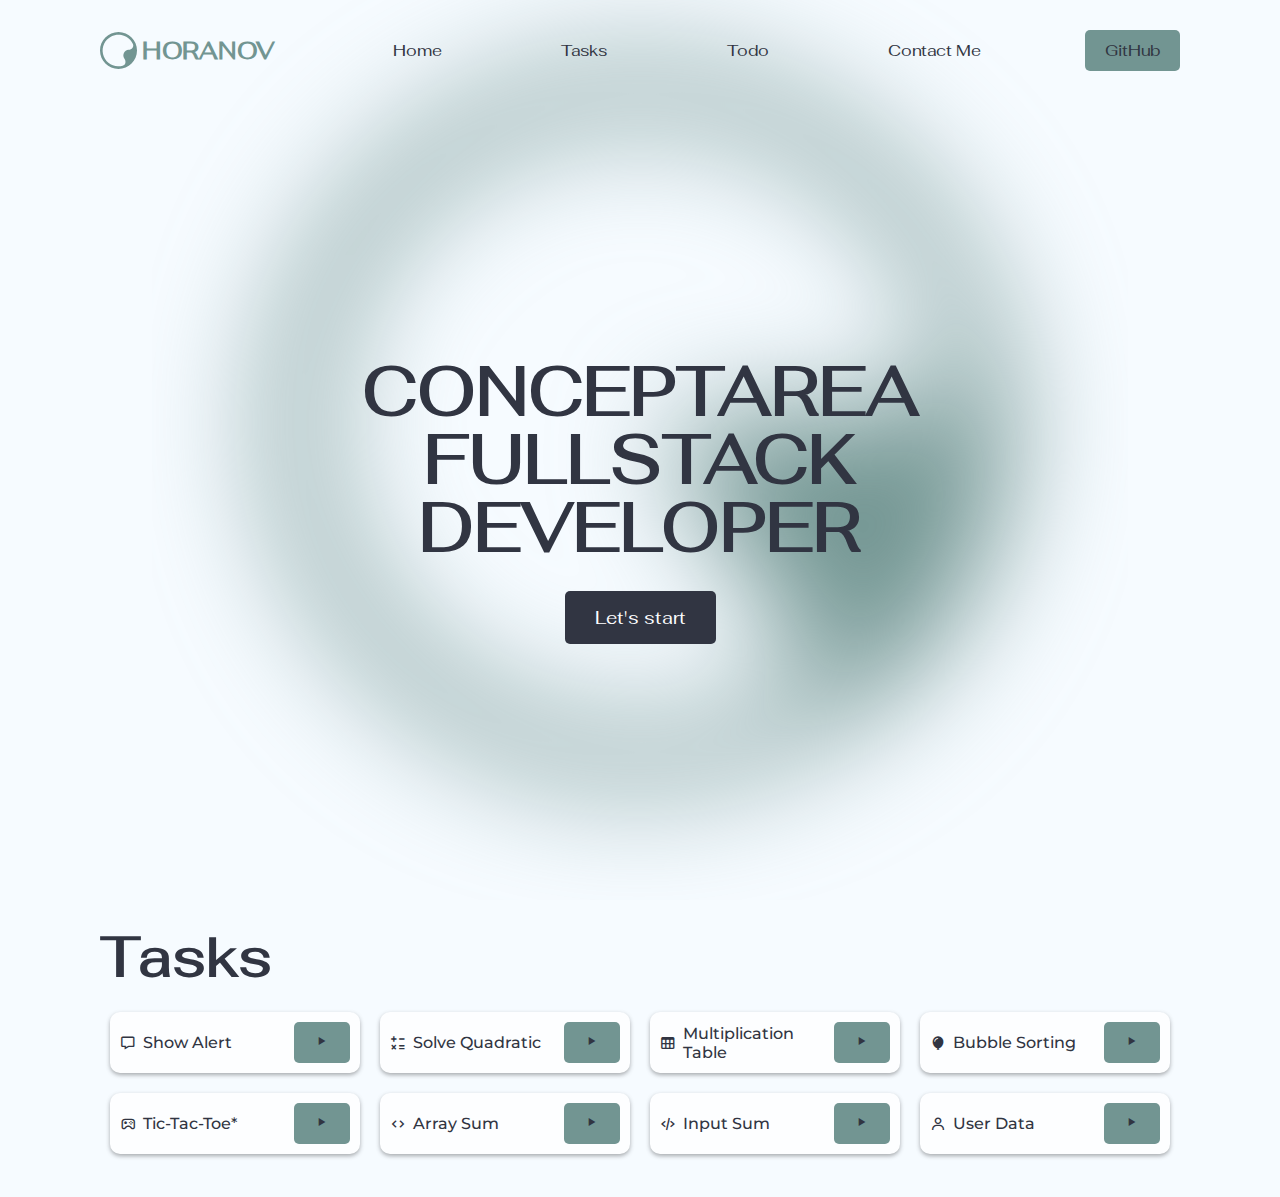
<file: index.html>
<!DOCTYPE html>
<html lang="en">
  <head>
    <meta charset="UTF-8" />
    <meta name="viewport" content="width=device-width, initial-scale=1.0" />
    <title>HORANOV</title>
    <link rel="stylesheet" href="./src/css/main.css" />
    <link
      href="https://unpkg.com/boxicons@2.1.4/css/boxicons.min.css"
      rel="stylesheet"
    />
    <link rel="icon" href="./src/img/favicon.svg" />
  </head>
  <body>
    <header id="header">
      <div class="logo-container">
        <img src="./src/img/logo.svg" alt="Logo" />
        <h1>HORANOV</h1>
      </div>
      <ul class="menu-container">
        <li><a href="#header">Home</a></li>
        <li><a href="#tasks">Tasks</a></li>
        <li><a href="#todo">Todo</a></li>
        <li><a href="#contact">Contact Me</a></li>
      </ul>
      <a class="button" href=""><i class="bx bxl-github"></i><p>GitHub</p></a>
    </header>

    <div id="hero">
      <div class="hero-text">
        <p>CONCEPTAREA<br>FULLSTACK<br>DEVELOPER</p>
        <a class="button" href="#tasks">Let's start</a>
      </div>
    </div>

    <div id="tasks">
      <h2>Tasks</h2>
      <div class="card-container">
        <div class="card">
          <div class="card-text">
            <i class="bx bx-message"></i>          
            <h3>Show Alert</h3>
          </div>
          <button class="button" onclick="message()">
            <i class="bx bx-play"></i>
          </button>
        </div>
        
        <div class="card">
          <div class="card-text">
            <i class="bx bx-math"></i>          
            <h3>Solve Quadratic</h3>
          </div>
          <a class="button" href="./src/pages/quadratic.html">
            <i class="bx bx-play"></i>
          </a>
        </div>

        <div class="card">
          <div class="card-text">
            <i class="bx bx-table"></i>          
            <h3>Multiplication Table</h3>
          </div>
          <a class="button" href="./src/pages/multiplication_table.html">
            <i class="bx bx-play"></i>
          </a>
        </div>

        <div class="card">
          <div class="card-text">
            <i class="bx bxs-balloon"></i>          
            <h3>Bubble Sorting</h3>
          </div>
          <a class="button" href="./src/pages/bubble_sort.html">
            <i class="bx bx-play"></i>
          </a>
        </div>

        <div class="card">
          <div class="card-text">
            <i class="bx bx-joystick"></i>          
            <h3>Tic-Tac-Toe*</h3>
          </div>
          <a class="button" href="./src/pages/404.html">
            <i class="bx bx-play"></i>
          </a>
        </div>

        <div class="card">
          <div class="card-text">
            <i class="bx bx-code"></i>          
            <h3>Array Sum</h3>
          </div>
          <a class="button" href="./src/pages/array_sum.html">
            <i class="bx bx-play"></i>
          </a>
        </div>

        <div class="card">
          <div class="card-text">
            <i class="bx bx-code-alt"></i>          
            <h3>Input Sum</h3>
          </div>
          <a class="button" href="./src/pages/inputs_sum.html">
            <i class="bx bx-play"></i>
          </a>
        </div>
        
        <div class="card">
          <div class="card-text">
            <i class="bx bx-user"></i>          
            <h3>User Data</h3>
          </div>
          <a class="button" href="./src/pages/user_data.html">
            <i class="bx bx-play"></i>
          </a>
        </div>
      </div>
    </div>

    <script src="./src/js/features.js"></script>
    <script src="./src/js/functions.js"></script>
  </body>
</html>
</file>
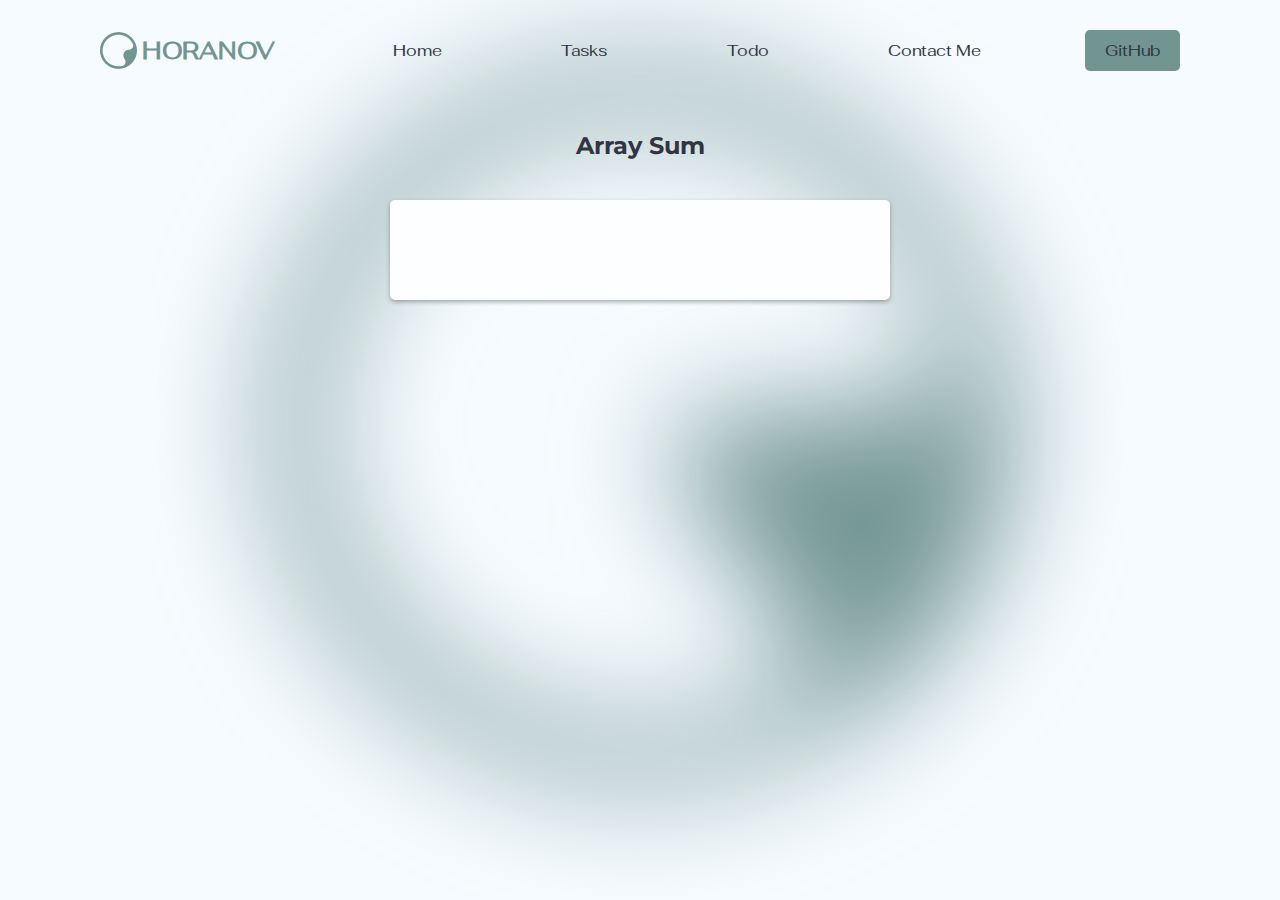
<file: src/pages/array_sum.html>
<!DOCTYPE html>
<html lang="en">
  <head>
    <meta charset="UTF-8" />
    <meta name="viewport" content="width=device-width, initial-scale=1.0" />
    <title>HORANOV</title>
    <link rel="stylesheet" href="../css/main.css" />
    <link
      href="https://unpkg.com/boxicons@2.1.4/css/boxicons.min.css"
      rel="stylesheet"
    />
    <link rel="icon" href="../img/favicon.svg" />
  </head>
  <body>
    <header id="header">
      <div class="logo-container">
        <img src="../img/logo.svg" alt="Logo" />
        <h1>HORANOV</h1>
      </div>
      <ul class="menu-container">
        <li><a href="../../index.html">Home</a></li>
        <li><a href="../../index.html#tasks">Tasks</a></li>
        <li><a href="../../index.html#todo">Todo</a></li>
        <li><a href="../../index.html#contact">Contact Me</a></li>
      </ul>
      <a class="button" href=""><i class="bx bxl-github"></i>GitHub</a>
    </header>

    <div class="container">
      <h2>Array Sum</h2>
      <div id="result"></div>
    </div>

    <script src="../js/features.js"></script>
    <script src="../js/functions.js"></script>
  </body>
</html>
</file>
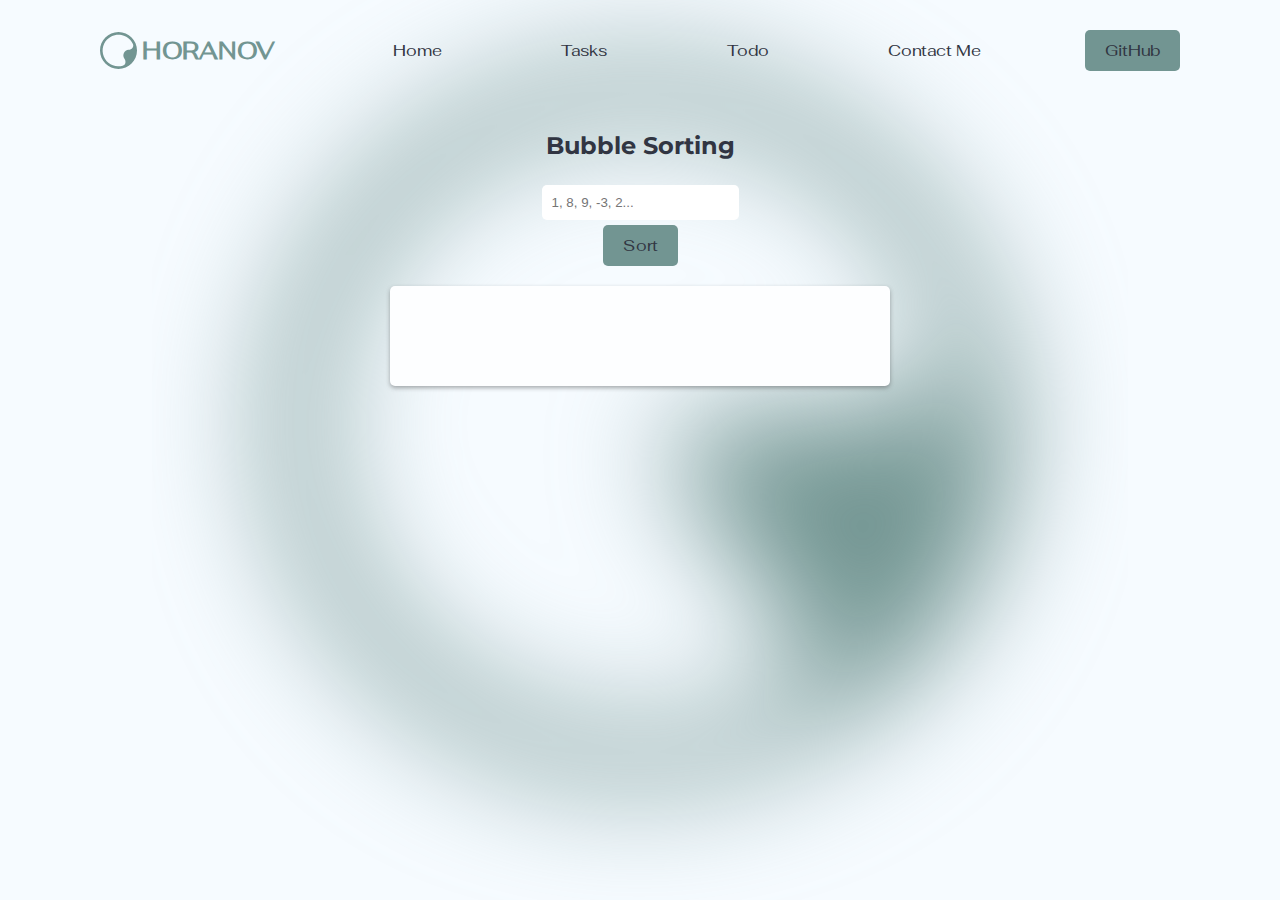
<file: src/pages/bubble_sort.html>
<!DOCTYPE html>
<html lang="en">
  <head>
    <meta charset="UTF-8" />
    <meta name="viewport" content="width=device-width, initial-scale=1.0" />
    <title>HORANOV</title>
    <link rel="stylesheet" href="../css/main.css" />
    <link
      href="https://unpkg.com/boxicons@2.1.4/css/boxicons.min.css"
      rel="stylesheet"
    />
    <link rel="icon" href="../img/favicon.svg" />
  </head>
  <body>
    <header id="header">
      <div class="logo-container">
        <img src="../img/logo.svg" alt="Logo" />
        <h1>HORANOV</h1>
      </div>
      <ul class="menu-container">
        <li><a href="../../index.html">Home</a></li>
        <li><a href="../../index.html#tasks">Tasks</a></li>
        <li><a href="../../index.html#todo">Todo</a></li>
        <li><a href="../../index.html#contact">Contact Me</a></li>
      </ul>
      <a class="button" href=""><i class="bx bxl-github"></i><p>GitHub</p></a>
    </header>

    <div class="container">
      <h2>Bubble Sorting</h2>
      <input type="text" id="bubbleInput" placeholder="1, 8, 9, -3, 2...">
      <button class="button" onclick="bubble()">Sort</button>
      <div id="result"></div>
    </div>

    <script src="../js/features.js"></script>
    <script src="../js/functions.js"></script>
  </body>
</html>
</file>
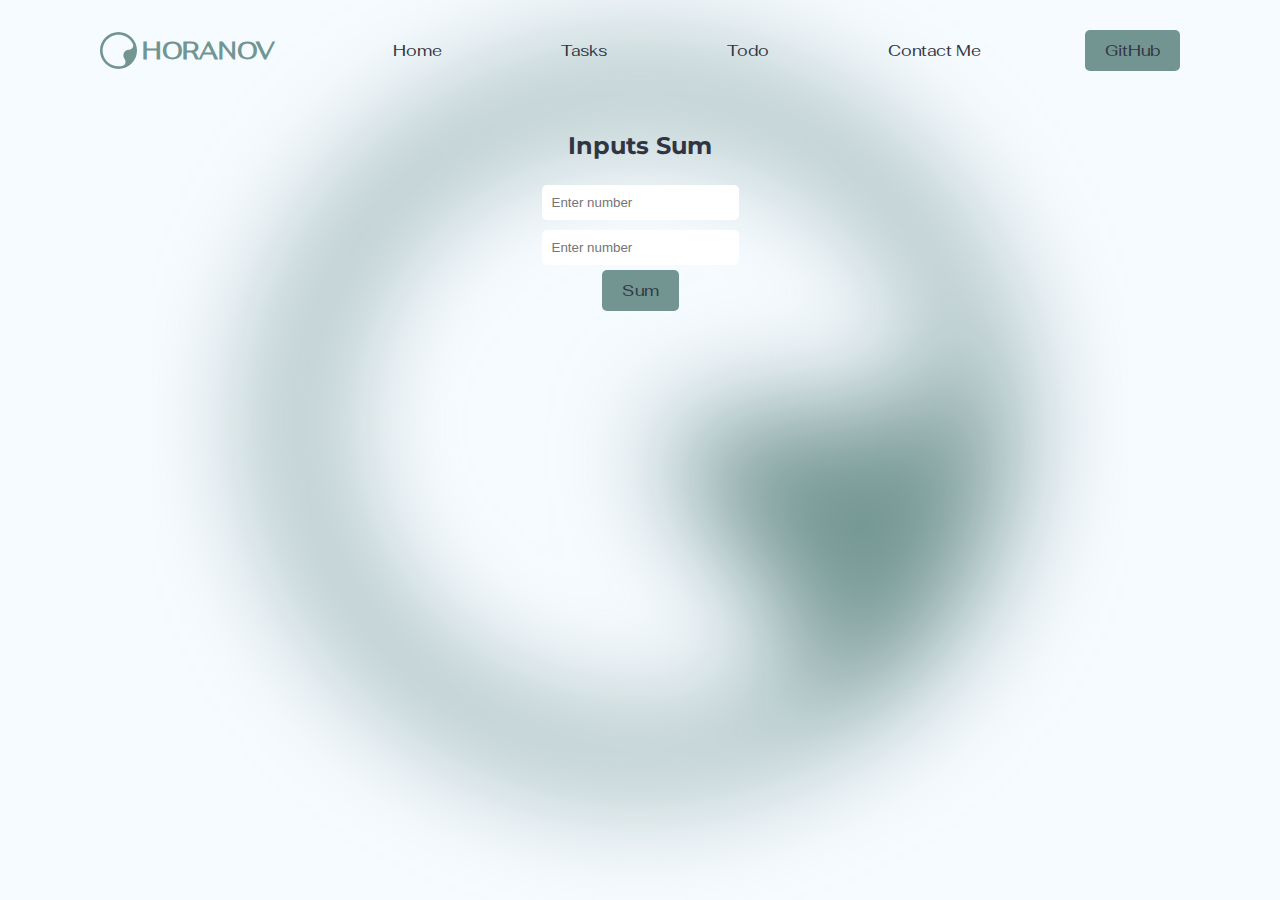
<file: src/pages/inputs_sum.html>
<!DOCTYPE html>
<html lang="en">
  <head>
    <meta charset="UTF-8" />
    <meta name="viewport" content="width=device-width, initial-scale=1.0" />
    <title>HORANOV</title>
    <link rel="stylesheet" href="../css/main.css" />
    <link
      href="https://unpkg.com/boxicons@2.1.4/css/boxicons.min.css"
      rel="stylesheet"
    />
    <link rel="icon" href="../img/favicon.svg" />
  </head>
  <body>
    <header id="header">
      <div class="logo-container">
        <img src="../img/logo.svg" alt="Logo" />
        <h1>HORANOV</h1>
      </div>
      <ul class="menu-container">
        <li><a href="../../index.html">Home</a></li>
        <li><a href="../../index.html#tasks">Tasks</a></li>
        <li><a href="../../index.html#todo">Todo</a></li>
        <li><a href="../../index.html#contact">Contact Me</a></li>
      </ul>
      <a class="button" href=""><i class="bx bxl-github"></i><p>GitHub</p></a>
    </header>

    <div class="container">
      <h2>Inputs Sum</h2>
      <input type="number" id="i1" placeholder="Enter number">
      <input type="number" id="i2" placeholder="Enter number">
      <button class="button" onclick="inputSum()">Sum</button>
    </div>

    <script src="../js/features.js"></script>
    <script src="../js/functions.js"></script>
  </body>
</html>
</file>
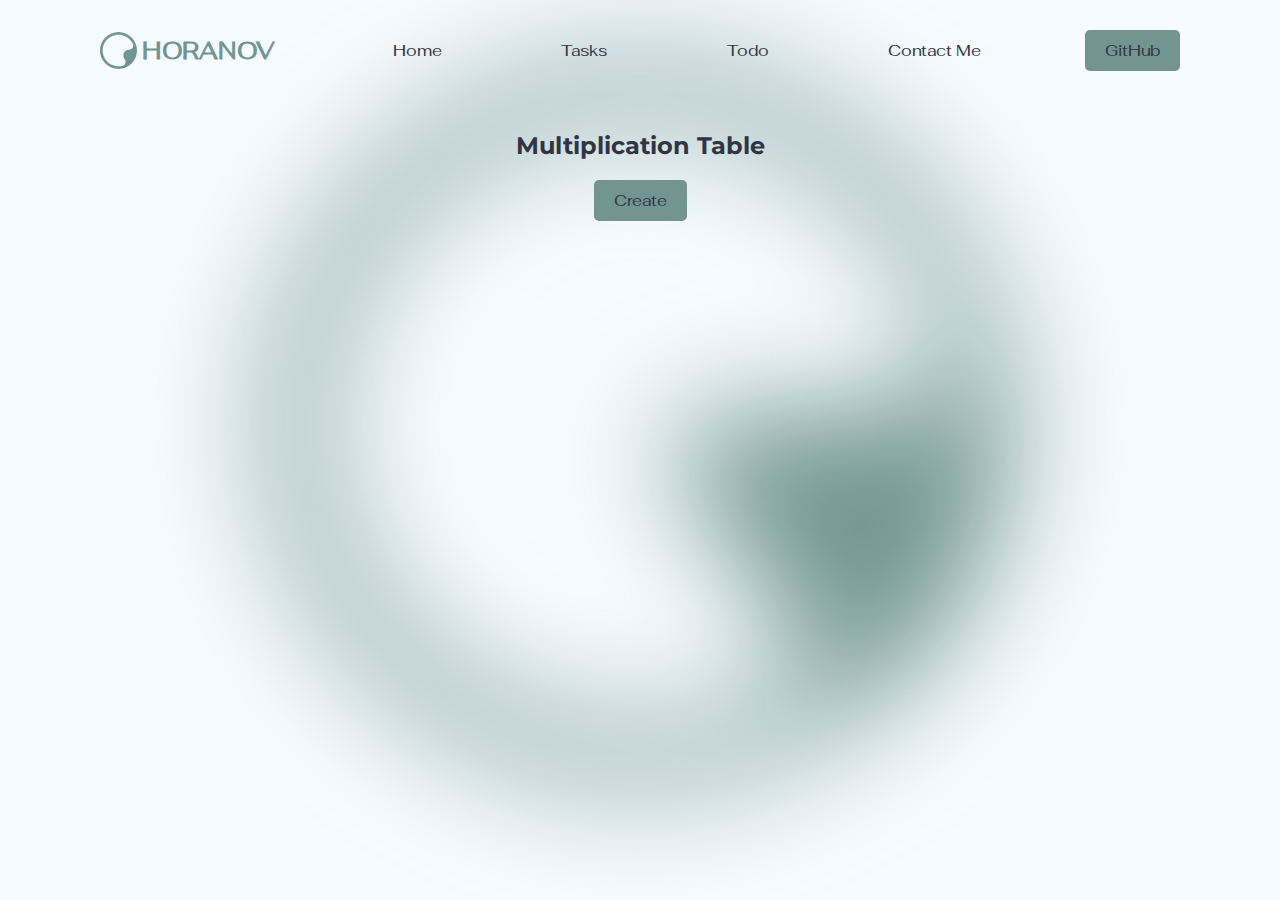
<file: src/pages/multiplication_table.html>
<!DOCTYPE html>
<html lang="en">
  <head>
    <meta charset="UTF-8" />
    <meta name="viewport" content="width=device-width, initial-scale=1.0" />
    <title>HORANOV</title>
    <link rel="stylesheet" href="../css/main.css" />
    <link
      href="https://unpkg.com/boxicons@2.1.4/css/boxicons.min.css"
      rel="stylesheet"
    />
    <link rel="icon" href="../img/favicon.svg" />
  </head>
  <body>
    <header id="header">
      <div class="logo-container">
        <img src="../img/logo.svg" alt="Logo" />
        <h1>HORANOV</h1>
      </div>
      <ul class="menu-container">
        <li><a href="../../index.html">Home</a></li>
        <li><a href="../../index.html#tasks">Tasks</a></li>
        <li><a href="../../index.html#todo">Todo</a></li>
        <li><a href="../../index.html#contact">Contact Me</a></li>
      </ul>
      <a class="button" href=""><i class="bx bxl-github"></i><p>GitHub</p></a>
    </header>

    <div class="container">
      <h2>Multiplication Table</h2>
      <button class="button" onclick="mTable()">Create</button>
      <table id="multiplicationTable"></table>
    </div>

    <script src="../js/features.js"></script>
    <script src="../js/functions.js"></script>
  </body>
</html>
</file>
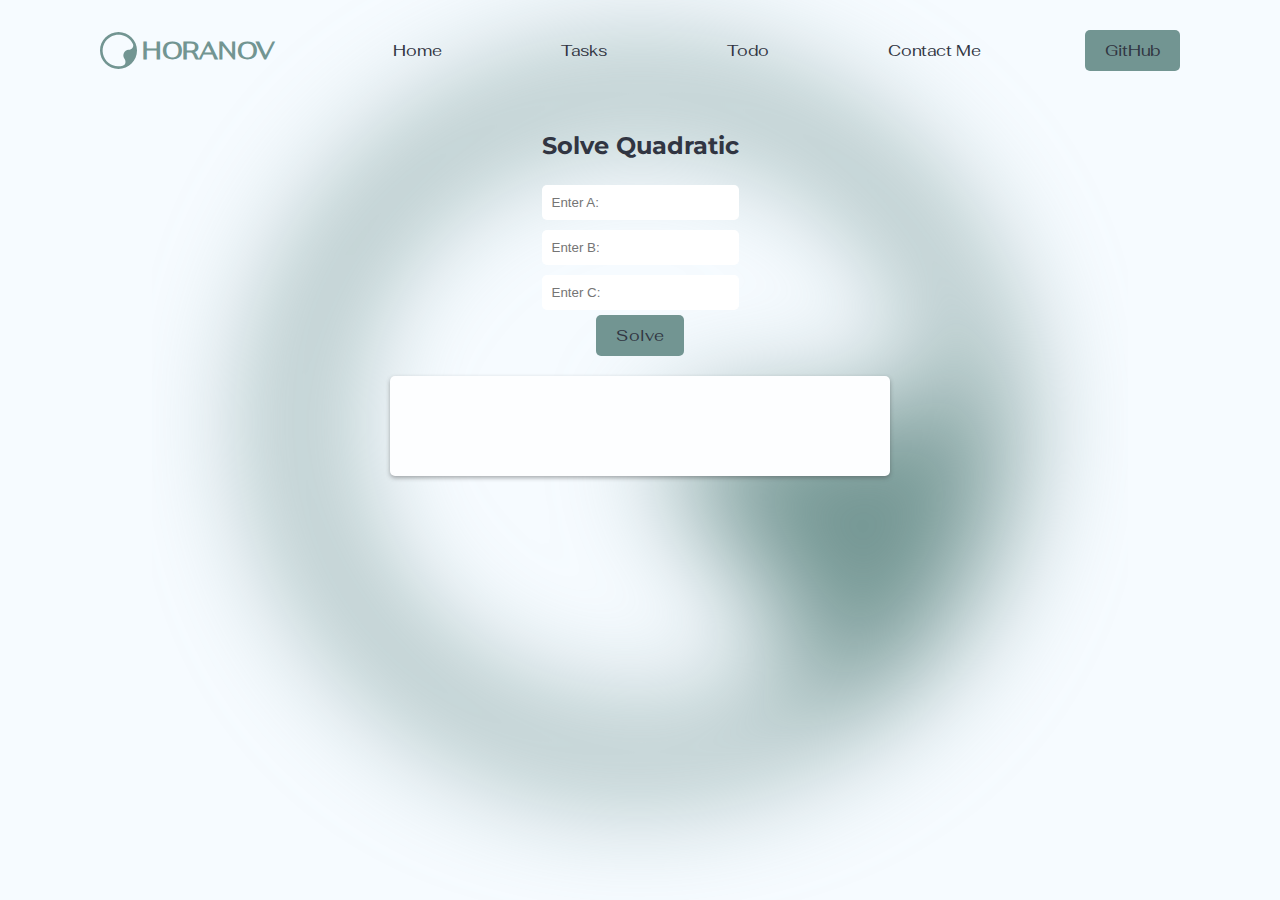
<file: src/pages/quadratic.html>
<!DOCTYPE html>
<html lang="en">
  <head>
    <meta charset="UTF-8" />
    <meta name="viewport" content="width=device-width, initial-scale=1.0" />
    <title>HORANOV</title>
    <link rel="stylesheet" href="../css/main.css" />
    <link
      href="https://unpkg.com/boxicons@2.1.4/css/boxicons.min.css"
      rel="stylesheet"
    />
    <link rel="icon" href="../img/favicon.svg" />
  </head>
  <body>
    <header id="header">
      <div class="logo-container">
        <img src="../img/logo.svg" alt="Logo" />
        <h1>HORANOV</h1>
      </div>
      <ul class="menu-container">
        <li><a href="../../index.html">Home</a></li>
        <li><a href="../../index.html#tasks">Tasks</a></li>
        <li><a href="../../index.html#todo">Todo</a></li>
        <li><a href="../../index.html#contact">Contact Me</a></li>
      </ul>
      <a class="button" href=""><i class="bx bxl-github"></i>GitHub</a>
    </header>

    <div class="container">
      <h2>Solve Quadratic</h2>
      <input type="number" id="A" placeholder="Enter A:" required>
      <input type="number" id="B" placeholder="Enter B:" required>
      <input type="number" id="C" placeholder="Enter C:" required>
      <button class="button" onclick="solveQ()">Solve</button>
      <div id="result"></div>
    </div>

    <script src="../js/features.js"></script>
    <script src="../js/functions.js"></script>
  </body>
</html>
</file>
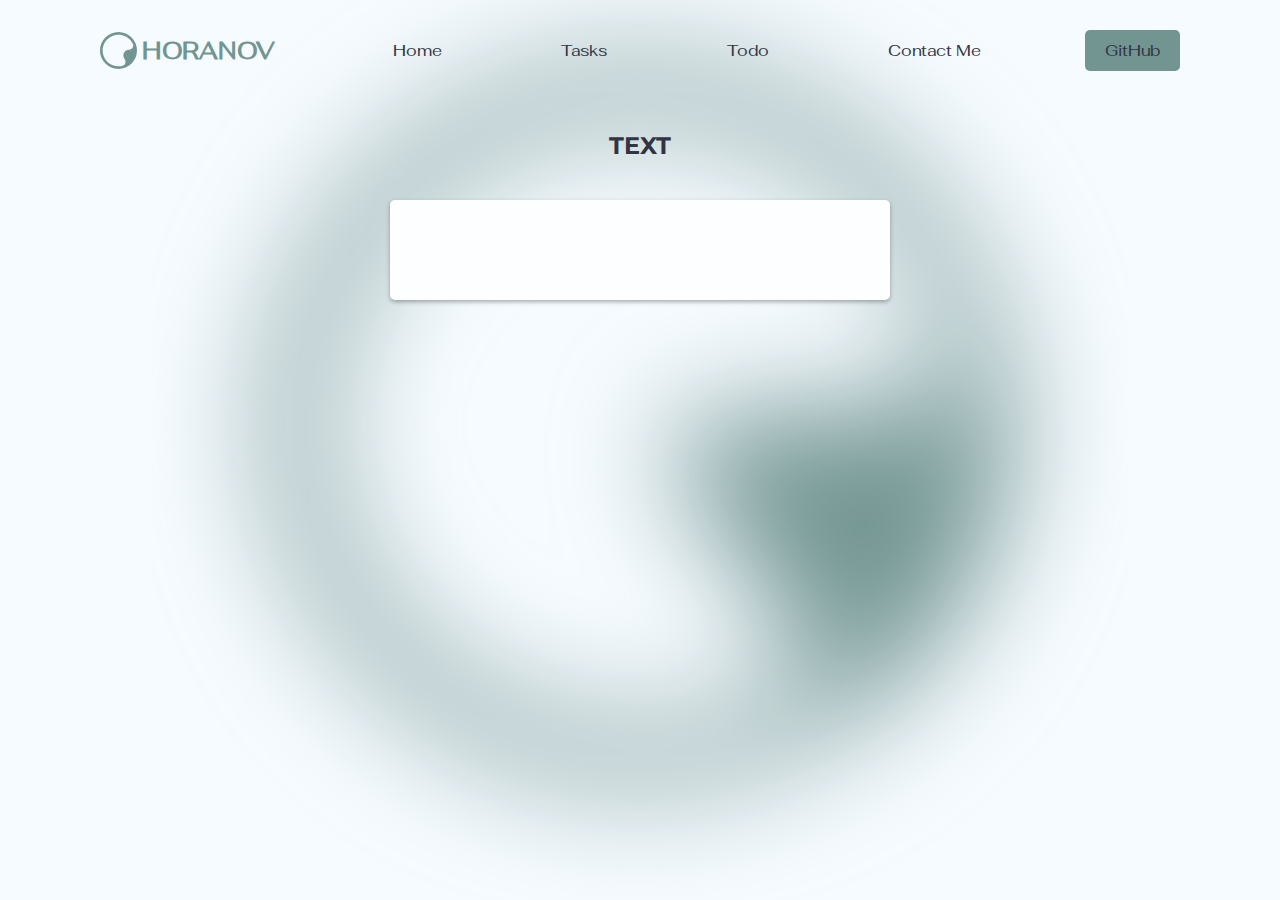
<file: src/pages/template.html>
<!DOCTYPE html>
<html lang="en">
  <head>
    <meta charset="UTF-8" />
    <meta name="viewport" content="width=device-width, initial-scale=1.0" />
    <title>HORANOV</title>
    <link rel="stylesheet" href="../css/main.css" />
    <link
      href="https://unpkg.com/boxicons@2.1.4/css/boxicons.min.css"
      rel="stylesheet"
    />
    <link rel="icon" href="../img/favicon.svg" />
  </head>
  <body>
    <header id="header">
      <div class="logo-container">
        <img src="../img/logo.svg" alt="Logo" />
        <h1>HORANOV</h1>
      </div>
      <ul class="menu-container">
        <li><a href="../../index.html">Home</a></li>
        <li><a href="../../index.html#tasks">Tasks</a></li>
        <li><a href="../../index.html#todo">Todo</a></li>
        <li><a href="../../index.html#contact">Contact Me</a></li>
      </ul>
      <a class="button" href=""><i class="bx bxl-github"></i>GitHub</a>
    </header>

    <div class="container">
      <h2>TEXT</h2>

      <div id="result"></div>
    </div>

    <script src="../js/features.js"></script>
    <script src="../js/functions.js"></script>
  </body>
</html>
</file>
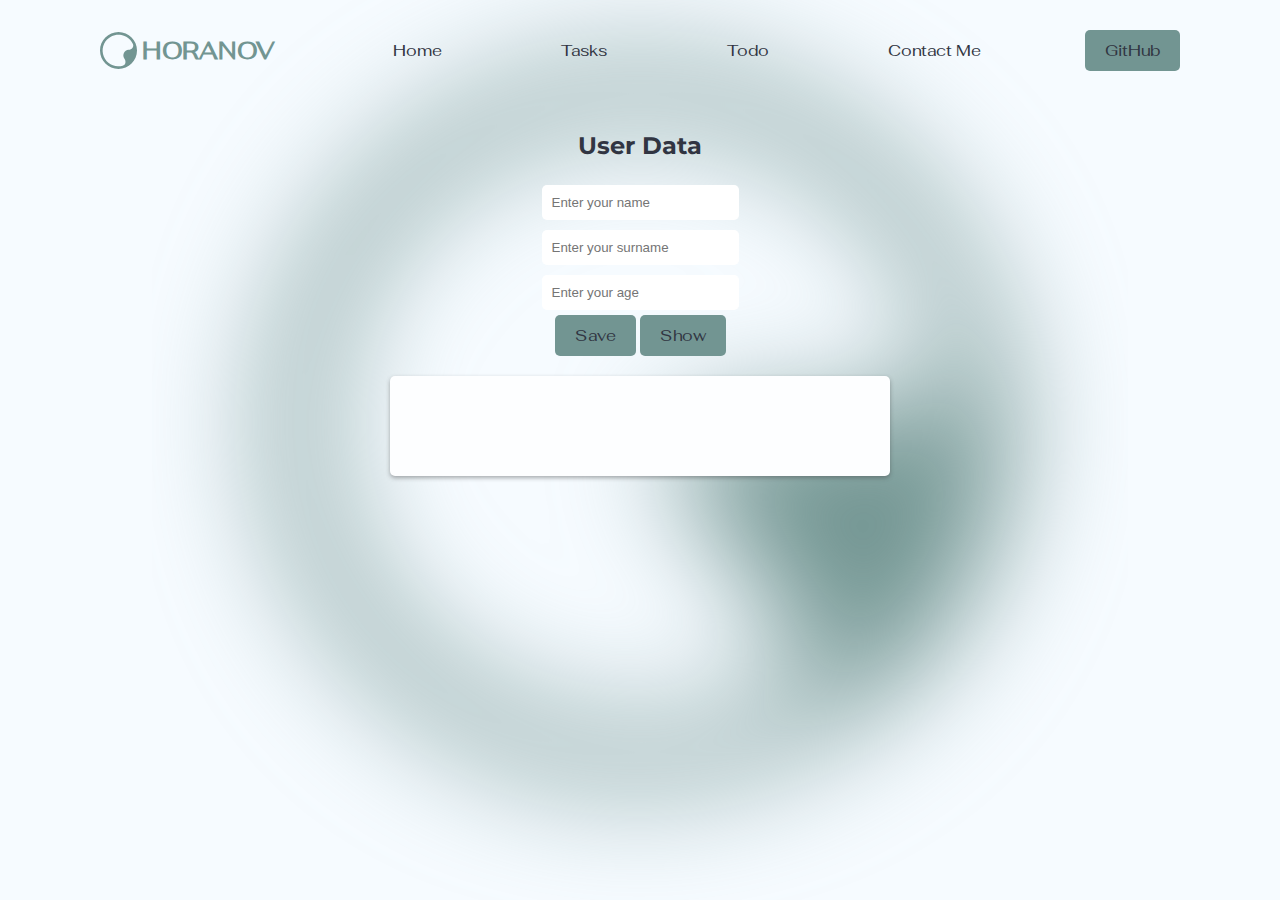
<file: src/pages/user_data.html>
<!DOCTYPE html>
<html lang="en">
  <head>
    <meta charset="UTF-8" />
    <meta name="viewport" content="width=device-width, initial-scale=1.0" />
    <title>HORANOV</title>
    <link rel="stylesheet" href="../css/main.css" />
    <link
      href="https://unpkg.com/boxicons@2.1.4/css/boxicons.min.css"
      rel="stylesheet"
    />
    <link rel="icon" href="../img/favicon.svg" />
  </head>
  <body>
    <header id="header">
      <div class="logo-container">
        <img src="../img/logo.svg" alt="Logo" />
        <h1>HORANOV</h1>
      </div>
      <ul class="menu-container">
        <li><a href="../../index.html">Home</a></li>
        <li><a href="../../index.html#tasks">Tasks</a></li>
        <li><a href="../../index.html#todo">Todo</a></li>
        <li><a href="../../index.html#contact">Contact Me</a></li>
      </ul>
      <a class="button" href=""><i class="bx bxl-github"></i><p>GitHub</p></a>
    </header>

    <div class="container">
      <h2>User Data</h2>
      <input type="text" id="uname" placeholder="Enter your name">
      <input type="text" id="usurname" placeholder="Enter your surname">
      <input type="number" id="uage" placeholder="Enter your age">
      <div class="buttons">
        <button class="button" onclick="saveUser()">Save</button>
        <button class="button" onclick="showUser()">Show</button>
      </div>
      <div id="result"></div>
    </div>

    <script src="../js/features.js"></script>
    <script src="../js/functions.js"></script>
  </body>
</html>
</file>
<file: src/css/main.css>
@font-face {
  font-family: "Fahkwang";
  src: url("../fonts/Fahkwang.ttf");
}

@font-face {
  font-family: "Montserrat";
  src: url("../fonts/Montserrat.ttf");
}

:root {
  /* Font Styles */
  --fahkwang-font: "Fahkwang", serif;
  --montserrat-font: "Montserrat", sans-serif;

  /* Color Styles */
  --light-color: #f6fbff;
  --white-color: #fdfeff;
  --dark-color: #313542;
  --primary-color: #729592;
  --secondary-color: #658481;
  --shadow-color: #484b4e74;
  --transparent-color: #fdfeff00;
}

::selection {
  color: var(--dark-color);
  background-color: var(--primary-color);
}

* {
  margin: 0;
  padding: 0;
  text-decoration: none;
  list-style-type: none;
  border: none;
  color: inherit;
  box-sizing: border-box;
}

button {
  background-color: inherit;
}

html {
  scrollbar-width: thin;
  scrollbar-color: var(--primary-color) var(--white-color);
  scroll-behavior: smooth;
}

body {
  font-family: var(--montserrat-font);
  background-color: var(--light-color);
  color: var(--dark-color);
  background-image: url('../img/icon-back.svg');
  background-position: center;
  background-repeat: no-repeat;
  background-size: contain;
  height: 100vh;
}

#header {
  display: flex;
  justify-content: space-between;
  align-items: center;
  position: relative;
  font-family: var(--fahkwang-font);
  padding: 30px 100px;
}

#header .button i {
  display: none;
}

.logo-container {
  display: flex;
  align-items: center;
  color: var(--primary-color);
  user-select: none;
}

.logo-container h1 {
  margin-left: 5px;
  color: var(--primary-color);
  font-size: 24px;
  font-weight: 900;
}

.menu-container {
  display: contents;
  border-radius: 5px;
  padding: 20px 40px;
}

.menu-container li {
  display: inline;
  margin-left: 15px;
  transition: all .3s ease-in-out;
}

.menu-container li:hover {
  color: var(--primary-color);
}

.button {
  text-align: center;
  padding: 10px 20px;
  border-radius: 5px;
  background-color: var(--primary-color);
  transition: all 0.3s ease-in-out;
  cursor: pointer;
  font-family: var(--fahkwang-font);
  font-size: 16px;
}

.button:hover {
  background-color: var(--secondary-color);
}

#hero {
  display: flex;
  justify-content: center;
  align-items: center;
  height: 100vh;
  /* padding: 100px; */
}

.hero-text {
  display: flex;
  align-items: center;
  flex-direction: column;
}

#hero p {
  font-family: var(--fahkwang-font);
  text-align: center;
  font-size: 68px;
  font-weight: 900;
  line-height: 68px;
}

#hero .button {
  background-color: var(--dark-color);
  color: var(--white-color);
  margin-top: 30px;
  padding: 15px 30px;
  font-size: 18px;
  font-weight: 500;
  transition: all .3s ease-in-out;
}

#hero .button:hover {
  background-color: var(--primary-color);
  color: var(--dark-color);
}

#tasks {
  padding: 20px 100px;
}

#tasks h2 {
  font-family: var(--fahkwang-font);
  font-size: 56px;
  margin-bottom: 20px;
}

.card-container {
  display: flex;
  flex-wrap: wrap;
  justify-content: space-around;
}

.card {
  display: flex;
  flex-direction: row;
  justify-content: space-between;
  align-items: center;
  width: calc(24% - 10px);
  background-color: var(--white-color);
  box-shadow: 0 2px 4px var(--shadow-color);
  padding: 10px;
  margin-bottom: 20px;
  border-radius: 10px;
}

.card-text {
  display: flex;
  align-items: center;
}

.card-text h3 {
  font-size: 16px;
  font-weight: 500;
  margin-left: 7px;
}

.container {
  padding: 30px 100px;
  display: flex;
  flex-direction: column;
  align-items: center;
}

.container h2 {
  margin-bottom: 20px;
}

input {
  padding: 10px;
  margin: 5px;
  border-radius: 5px;
}

#result {
  display: flex;
  flex-direction: column;
  justify-content: center;
  align-items: center;
  text-align: center;
  padding: 50px;
  width: 500px;
  background-color: var(--white-color);
  box-shadow: 0 2px 4px var(--shadow-color);
  border-radius: 5px;
  margin-top: 20px;
}

table {
  border-collapse: collapse;
  background-color: var(--white-color);
  box-shadow: 0 2px 4px var(--shadow-color);
  margin-top: 20px;
}

th, td {
  padding: 10px;
  text-align: center;
  border: 1px solid var(--dark-color);
}

@media (max-width: 1120px) {
  .card {
    width: calc(30% - 10px);
  }
}

@media (max-width: 940px) {
  body {
    background-size: cover;
  }

  .logo-container h1 {
    display: none;
  }

  #header .button p {
    display: none;
  }

  #header .button i {
    display: block;
  }  

  .card {
    width: calc(50% - 10px);
  }
}

@media (max-width: 640px) {
  #header {
    padding: 20px 50px;
  }

  .menu-container {
    display: none;
  }

  #hero p {
    font-size: 44px;
    line-height: 44px;
  }

  #tasks h2 {
    font-size: 36px;
  }

  .card {
    width: calc(100% - 10px);
  }

  #result {
    width: 300px;
  }
}

@media (max-width: 480px) {
  #tasks {
    padding: 10px 50px;
  }

  #tasks h2 {
    text-align: center;
  }
}
</file>
